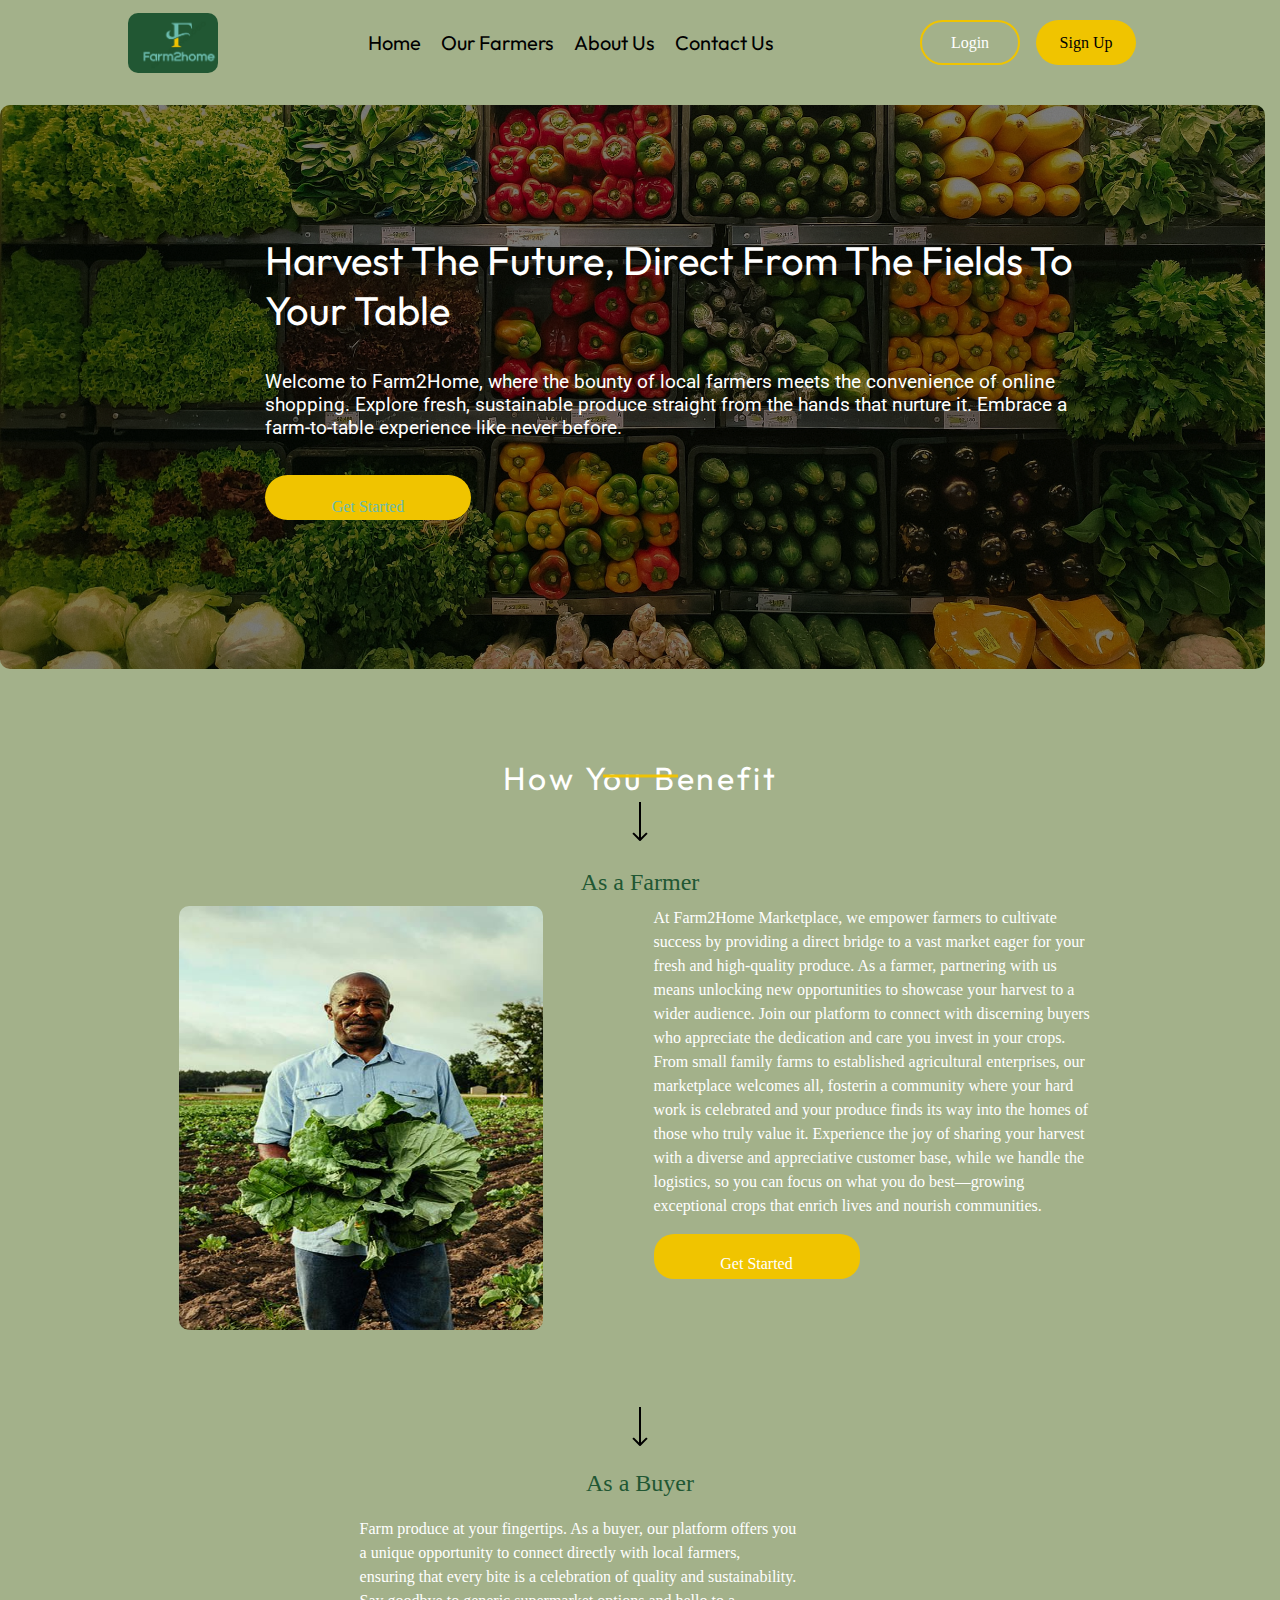
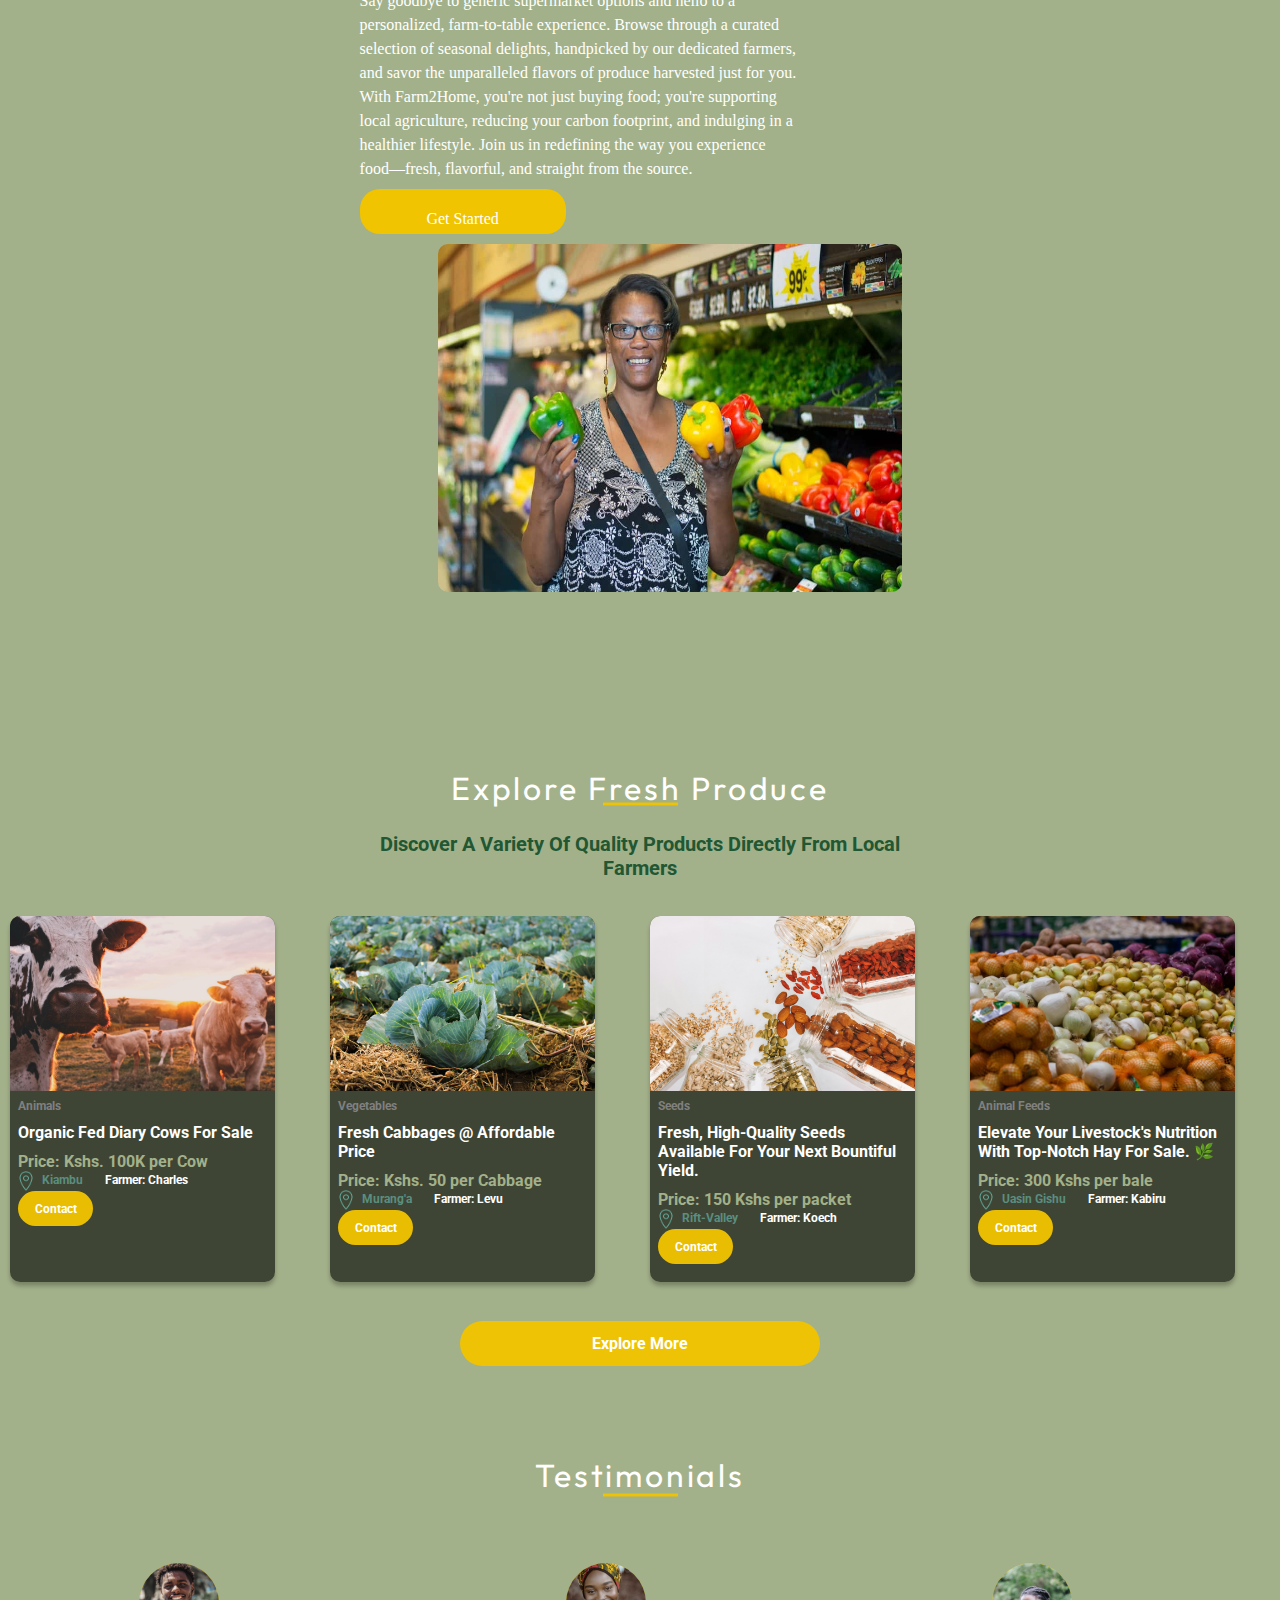
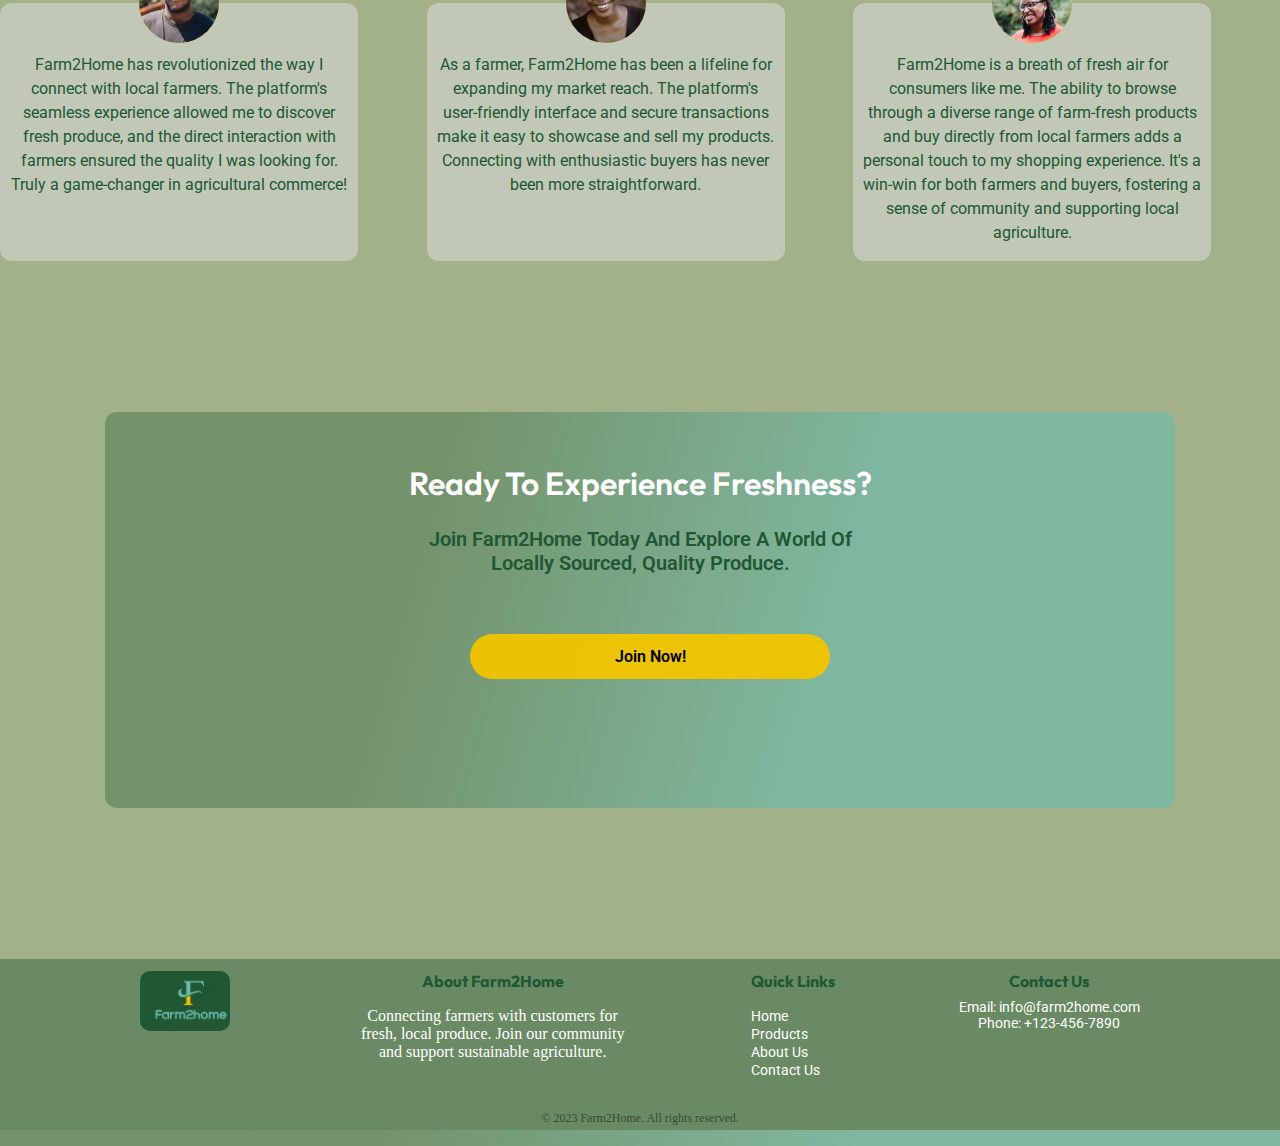
<file: index.html>
<!DOCTYPE html>
<html lang="en">
  <head>
    <meta charset="UTF-8" />
    <meta name="viewport" content="width=device-width, initial-scale=1.0" />
    <link
      href="https://cdn.jsdelivr.net/npm/bootstrap@5.3.2/dist/css/bootstrap.min.css"
      rel="stylesheet"
      integrity="sha384-T3c6CoIi6uLrA9TneNEoa7RxnatzjcDSCmG1MXxSR1GAsXEV/Dwwykc2MPK8M2HN"
      crossorigin="anonymous"
    />
    <link rel="stylesheet" href="static/styles/common.css" />
    <title>Farm2Home Marketplace</title>
  </head>
  <body class="body">
    <header class="container">
      <div class="logo"></div>
      <div class="menu">
        <ul>
          <li><a href="/home">Home</a></li>
          <li><a href="">Our Farmers</a></li>
          <li><a href="">About Us</a></li>
          <li><a href="">Contact Us</a></li>
        </ul>
      </div>
      <div class="login-signup">
        <a href="/login"><button class="login-btn">Login</button></a>
        <a href="/register"><button class="signup-btn">Sign Up</button></a>
      </div>
    </header>
    <section class="container">
      <div class="hero">
        <img src="static/assets/images/bg-jumbotron.jpg" alt="jumbotronimage" />
        <div class="jumbotron-text">
          <div class="intro-text">
            <p>
              <b>Harvest The Future, Direct From The Fields To Your Table</b>
            </p>
          </div>
          <div class="intro-explainer">
            <p>
              Welcome to Farm2Home, where the bounty of local farmers meets the
              convenience of online shopping. Explore fresh, sustainable produce
              straight from the hands that nurture it. Embrace a farm-to-table
              experience like never before.
            </p>
          </div>
          <div class="buy-sell">
            <a href="home.html">
              <div class="get_started">
                <p><b>Get Started</b></p>
              </div>
            </a>
          </div>
        </div>
      </div>
    </section>
    <section class="details container">
      <div class="you-benefit">
        <div class="benefitsintro">
          <p class="sub-title"><b>How You Benefit</b></p>
        </div>
        <svg
          xmlns="http://www.w3.org/2000/svg"
          width="75"
          height="4"
          viewBox="0 0 75 4"
          fill="none"
        >
          <path
            d="M0 2H75.0067"
            stroke="#F0C400"
            stroke-opacity="0.96"
            stroke-width="3"
          />
        </svg>
        <div class="arrow-down">
          <svg
            xmlns="http://www.w3.org/2000/svg"
            width="16"
            height="39"
            viewBox="0 0 16 39"
            fill="none"
          >
            <path
              d="M7.29289 38.7071C7.68342 39.0976 8.31658 39.0976 8.70711 38.7071L15.0711 32.3431C15.4616 31.9526 15.4616 31.3195 15.0711 30.9289C14.6805 30.5384 14.0474 30.5384 13.6569 30.9289L8 36.5858L2.34314 30.9289C1.95262 30.5384 1.31946 30.5384 0.928931 30.9289C0.538406 31.3195 0.538406 31.9526 0.928931 32.3431L7.29289 38.7071ZM7 -4.37114e-08L7 38L9 38L9 4.37114e-08L7 -4.37114e-08Z"
              fill="black"
            />
          </svg>
        </div>
      </div>
      <div class="farmerintro">
        <p><b>As a Farmer</b></p>
      </div>
      <div class="farmer container row">
        <div class="farmer-details">
          <div class="farmericon">
            <img src="static/assets/images/farmer.jpg" alt="farmericon" />
          </div>
          <div class="farmerblog">
            <p>
              At Farm2Home Marketplace, we empower farmers to cultivate success
              by providing a direct bridge to a vast market eager for your fresh
              and high-quality produce. As a farmer, partnering with us means
              unlocking new opportunities to showcase your harvest to a wider
              audience. Join our platform to connect with discerning buyers who
              appreciate the dedication and care you invest in your crops. From
              small family farms to established agricultural enterprises, our
              marketplace welcomes all, fosterin a community where your hard
              work is celebrated and your produce finds its way into the homes
              of those who truly value it. Experience the joy of sharing your
              harvest with a diverse and appreciative customer base, while we
              handle the logistics, so you can focus on what you do best—growing
              exceptional crops that enrich lives and nourish communities.
            </p>
            <div class="farmer-signup">
              <p><b>Get Started</b></p>
            </div>
          </div>
        </div>
      </div>
    </section>
    <section class="details2 container">
      <div class="asabuyer">
        <div class="arrow-down2">
          <svg
            xmlns="http://www.w3.org/2000/svg"
            width="16"
            height="39"
            viewBox="0 0 16 39"
            fill="none"
          >
            <path
              d="M7.29289 38.7071C7.68342 39.0976 8.31658 39.0976 8.70711 38.7071L15.0711 32.3431C15.4616 31.9526 15.4616 31.3195 15.0711 30.9289C14.6805 30.5384 14.0474 30.5384 13.6569 30.9289L8 36.5858L2.34314 30.9289C1.95262 30.5384 1.31946 30.5384 0.928931 30.9289C0.538406 31.3195 0.538406 31.9526 0.928931 32.3431L7.29289 38.7071ZM7 -4.37114e-08L7 38L9 38L9 4.37114e-08L7 -4.37114e-08Z"
              fill="black"
            />
          </svg>
        </div>
        <div class="buyerintro">
          <p><b>As a Buyer</b></p>
        </div>
      </div>
      <div class="buyerdetails farmer container">
        <div class="row">
          <div class="buyerblog col-6">
            <p>
              Farm produce at your fingertips. As a buyer, our platform offers
              you a unique opportunity to connect directly with local farmers,
              ensuring that every bite is a celebration of quality and
              sustainability. Say goodbye to generic supermarket options and
              hello to a personalized, farm-to-table experience. Browse through
              a curated selection of seasonal delights, handpicked by our
              dedicated farmers, and savor the unparalleled flavors of produce
              harvested just for you. With Farm2Home, you're not just buying
              food; you're supporting local agriculture, reducing your carbon
              footprint, and indulging in a healthier lifestyle. Join us in
              redefining the way you experience food—fresh, flavorful, and
              straight from the source.
            </p>
            <div class="buyer-signup">
              <p><b>Get Started</b></p>
            </div>
          </div>
          <div class="buyericon col-6">
            <img src="static/assets/images/buyerimage.jpg" alt="farmericon" />
          </div>
        </div>
      </div>
    </section>
    <section class="product-showcase container">
      <p class="sub-title explore-title"><b>Explore Fresh Produce</b></p>
      <svg
        class="underline"
        xmlns="http://www.w3.org/2000/svg"
        width="75"
        height="4"
        viewBox="0 0 75 4"
        fill="none"
      >
        <path
          d="M0 2H75.0067"
          stroke="#F0C400"
          stroke-opacity="0.96"
          stroke-width="3"
        />
      </svg>
      <div class="showcase-intro-text">
        <p>
          Discover a variety of quality products directly from local farmers
        </p>
      </div>
      <div class="product-card-grid">
        <div class="product-card card-one">
          <div class="product-card-img">
            <img
              src="static/assets/images/stijn-te-strake-UdhpcfImQ9Y-unsplash.jpg"
              alt=""
            />
          </div>
          <div class="product-card-text">
            <p class="category">Animals</p>
            <h4>Organic fed diary cows for sale</h4>
            <p class="price">Price: Kshs. 100K per Cow</p>
            <div class="farmer-location">
              <img
                src="static/assets/icons/icons8-location-50 (1).png"
                alt=""
              />
              <p class="location">Kiambu</p>
              <p class="farmer">Farmer: Charles</p>
            </div>
            <a href="pages/signup.html"
              ><button class="contact-farmer">Contact</button></a
            >
          </div>
        </div>
        <div class="product-card card-two">
          <div class="product-card-img">
            <img
            src="static/assets/images/arnaldo-aldana-HfH5yd70ox8-unsplash.jpg""
            />
          </div>
          <div class="product-card-text">
            <p class="category">Vegetables</p>
            <h4>Fresh Cabbages @ Affordable Price</h4>
            <p class="price">Price: Kshs. 50 per Cabbage</p>
            <div class="farmer-location">
              <img
                src="static/assets/icons/icons8-location-50 (1).png"
                alt=""
              />
              <p class="location">Murang'a</p>
              <p class="farmer">Farmer: Levu</p>
            </div>
            <a href="pages/signup.html"
              ><button class="contact-farmer">Contact</button></a
            >
          </div>
        </div>
        <div class="product-card card-three">
          <div class="product-card-img">
            <img src="static/assets/images/seeds-jumbotron.jpg" alt="" />
          </div>
          <div class="product-card-text">
            <p class="category">Seeds</p>
            <h4>
              Fresh, high-quality seeds available for your next bountiful yield.
            </h4>
            <p class="price">Price: 150 Kshs per packet</p>
            <div class="farmer-location">
              <img
                src="static/assets/icons/icons8-location-50 (1).png"
                alt=""
              />
              <p class="location">Rift-Valley</p>
              <p class="farmer">Farmer: Koech</p>
            </div>
            <a href="pages/signup.html"
              ><button class="contact-farmer">Contact</button></a
            >
          </div>
        </div>
        <div class="product-card card-card-four">
          <div class="product-card-img">
            <img src="static/assets/images/onions.jpg" alt="" />
          </div>
          <div class="product-card-text">
            <p class="category">Animal Feeds</p>
            <h4>
              Elevate your livestock's nutrition with top-notch hay for sale. 🌿
            </h4>
            <p class="price">Price: 300 Kshs per bale</p>
            <div class="farmer-location">
              <img
                src="static/assets/icons/icons8-location-50 (1).png"
                alt=""
              />
              <p class="location">Uasin Gishu</p>
              <p class="farmer">Farmer: Kabiru</p>
            </div>
            <a href="pages/signup.html"
              ><button class="contact-farmer">Contact</button></a
            >
          </div>
        </div>
      </div>
      <button class="explore-more-btn">explore more</button>
    </section>
    <section class="testimonials container">
      <div class="testimonials-intro">
        <p class="sub-title"><b>Testimonials</b></p>
        <svg
          class="underline"
          xmlns="http://www.w3.org/2000/svg"
          width="75"
          height="4"
          viewBox="0 0 75 4"
          fill="none"
        >
          <path
            d="M0 2H75.0067"
            stroke="#F0C400"
            stroke-opacity="0.96"
            stroke-width="3"
          />
        </svg>
        <div class="testimonials-grid">
          <div class="testimonial-item">
            <div class="testimonial-profile">
              <img src="static/assets/images/testimonial-face-2.jpg" alt="" />
            </div>
            <blockquote>
              Farm2Home has revolutionized the way I connect with local farmers.
              The platform's seamless experience allowed me to discover fresh
              produce, and the direct interaction with farmers ensured the
              quality I was looking for. Truly a game-changer in agricultural
              commerce!
            </blockquote>
          </div>
          <div class="testimonial-item">
            <div class="testimonial-profile">
              <img src="static/assets/images/testimonial-face-1.jpg" alt="" />
            </div>
            <blockquote>
              As a farmer, Farm2Home has been a lifeline for expanding my market
              reach. The platform's user-friendly interface and secure
              transactions make it easy to showcase and sell my products.
              Connecting with enthusiastic buyers has never been more
              straightforward.
            </blockquote>
          </div>
          <div class="testimonial-item">
            <div class="testimonial-profile">
              <img src="static/assets/images/testimonial-face-3.jpg" alt="" />
            </div>
            <blockquote>
              Farm2Home is a breath of fresh air for consumers like me. The
              ability to browse through a diverse range of farm-fresh products
              and buy directly from local farmers adds a personal touch to my
              shopping experience. It's a win-win for both farmers and buyers,
              fostering a sense of community and supporting local agriculture.
            </blockquote>
          </div>
        </div>
      </div>
      <div class="cta">
        <h2>Ready to experience freshness?</h2>
        <p>
          Join Farm2Home today and explore a world of <br />
          locally sourced, quality produce.
        </p>
        <a href="pages/signup.html"><button>join now!</button></a>
      </div>
    </section>
    <footer class="">
      <div class="footer-flex-container container">
        <div class="logo"></div>
        <div class="about-summary">
          <h4>About Farm2Home</h4>
          <p>
            Connecting farmers with customers for fresh, local produce. Join our
            community and support sustainable agriculture.
          </p>
        </div>
        <div class="footer-links">
          <h4>Quick Links</h4>
          <ul>
            <li><a href="">Home</a></li>
            <li><a href="">Products</a></li>
            <li><a href="">About Us</a></li>
            <li><a href="">Contact Us</a></li>
          </ul>
        </div>
        <div class="footer-contactUs">
          <h4>Contact Us</h4>
          <p>
            Email: info@farm2home.com <br />
            Phone: +123-456-7890
          </p>
        </div>
      </div>
      <p class="copyright">© 2023 Farm2Home. All rights reserved.</p>
    </footer>
    <div class="end-of-page-line"></div>
  </body>
</html>
</file>
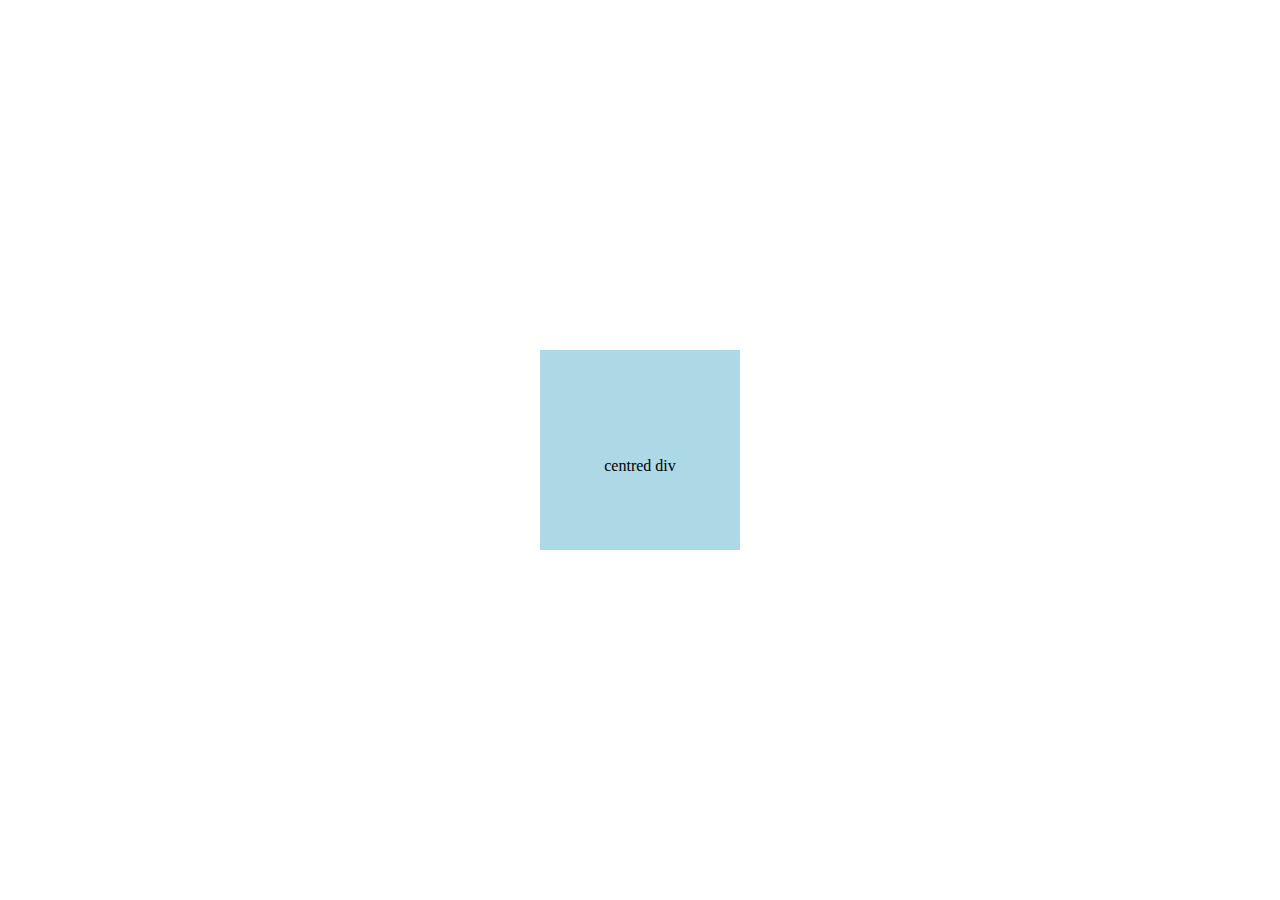
<file: test.html>
<!DOCTYPE html>
<html lang="en">
<head>
    <meta charset="UTF-8">
    <meta name="viewport" content="width=device-width, initial-scale=1.0">
    <title>Centered Div</title>
    <style>
        body {
            margin: 0;
            height: 100vh;
            display: flex;
            justify-content: center;
            align-items: center;
        }

        .centered-div {
            width: 200px;
            height: 200px;
            background-color: lightblue;
            text-align: center;
            line-height: 200px; /* For vertical centering */

        }
    </style>
</head>
<body>
    <div class="centered-div">
        <p>centred div</p>
    </div>
</body>
</html>
</file>
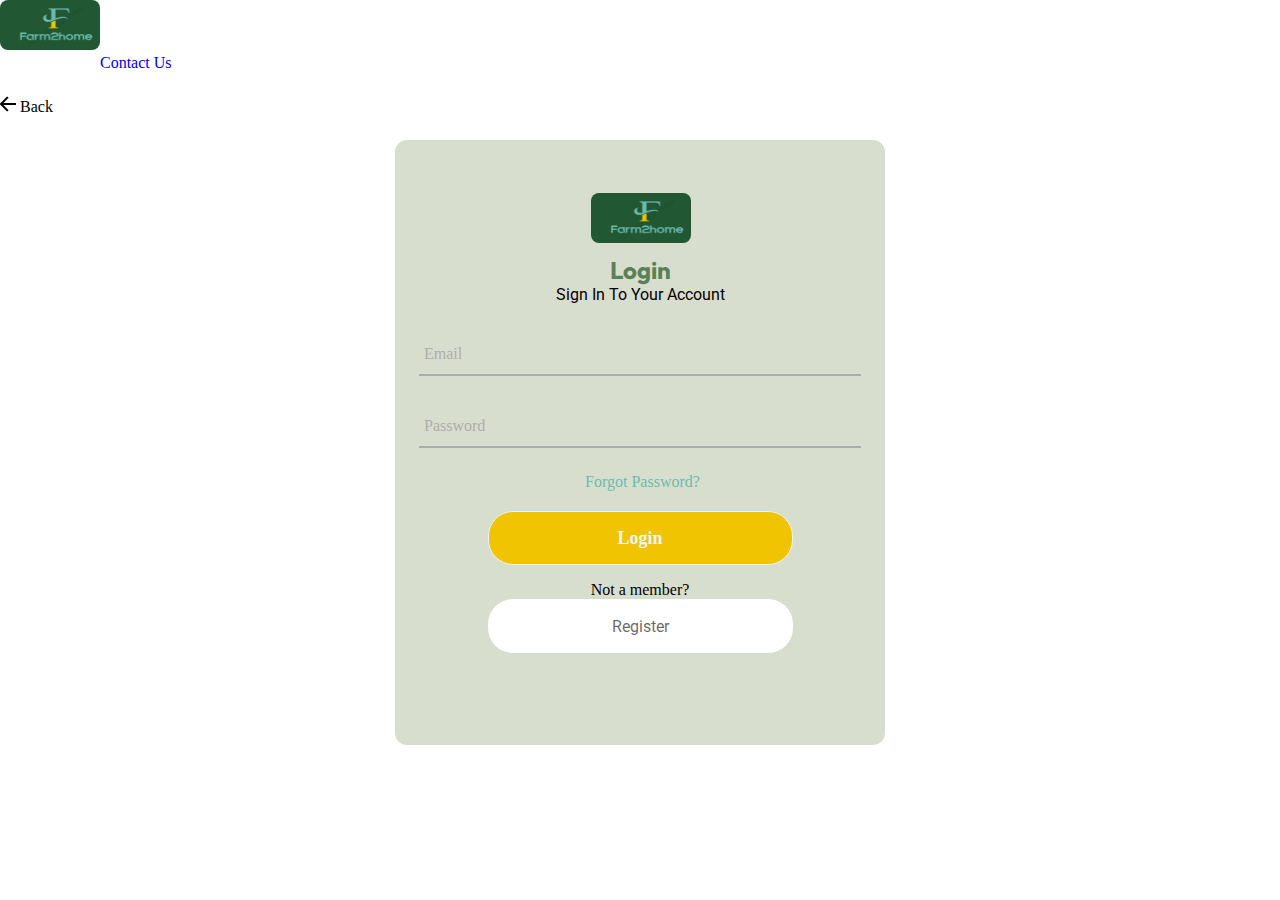
<file: pages/login.html>
<!DOCTYPE html>
<html lang="en">
  <head>
    <meta charset="UTF-8" />
    <meta name="viewport" content="width=device-width, initial-scale=1.0" />
    <link
      href="https://cdn.jsdelivr.net/npm/bootstrap@5.3.2/dist/css/bootstrap.min.css"
      rel="stylesheet"
      integrity="sha384-T3c6CoIi6uLrA9TneNEoa7RxnatzjcDSCmG1MXxSR1GAsXEV/Dwwykc2MPK8M2HN"
      crossorigin="anonymous"
    />
    <script src="https://ajax.googleapis.com/ajax/libs/jquery/3.7.1/jquery.min.js"></script>
    <script src="../static/scripts/index.js" defer></script>
    <link rel="stylesheet" href="../static/styles/login.css" />
    <title>Login</title>
  </head>
  <body>
    <header class="container">
      <nav class="navbar">
        <img src="../static/assets/images/logo.jpeg" alt="" />
        <p class="navbar-link"><a href="#">Contact Us</a></p>
      </nav>
    </header>
    <p class="container back-link">
      <a href="/home">
        <svg
          xmlns="http://www.w3.org/2000/svg"
          width="16"
          height="16"
          viewBox="0 0 16 16"
          fill="none"
        >
          <path
            d="M0.292892 7.29289C-0.0976315 7.68342 -0.0976315 8.31658 0.292892 8.70711L6.65685 15.0711C7.04738 15.4616 7.68054 15.4616 8.07107 15.0711C8.46159 14.6805 8.46159 14.0474 8.07107 13.6569L2.41421 8L8.07107 2.34315C8.46159 1.95262 8.46159 1.31946 8.07107 0.928932C7.68054 0.538408 7.04738 0.538408 6.65685 0.928932L0.292892 7.29289ZM16 7L0.999999 7V9L16 9V7Z"
            fill="black"
          />
        </svg>
        Back</a
      >
    </p>
    <section class="main-section container">
      <div class="login-modal">
        <div class="modal-title">
          <img src="../static/assets/images/logo.jpeg" alt="Farm2Home Logo" />
          <h1>Login</h1>
          <p class="title">Sign in to your account</p>
          <p class="login-error">Invalid Credentials</p>
          <form
            method="post"
            id="loginForm"
            enctype="application/x-www-form-urlencoded"
          >
            <div class="txt_field">
              <input type="text" id="email" name="username" required />
              <span></span>
              <label for="email">Email</label>
            </div>
            <div class="txt_field">
              <input type="password" id="password" name="password" required />
              <span></span>
              <label for="password">Password</label>
            </div>
            <div class="pass">Forgot Password?</div>
            <div class="form-footer">
              <button id="loginBtn" type="button">Login</button>
              <p class="signup_link">Not a member?</p>
            </div>
          </form>
          <div class="register">
            <a href="/register"
              ><button class="register-btn">Register</button></a
            >
          </div>
        </div>
      </div>
    </section>
  </body>
</html>
</file>
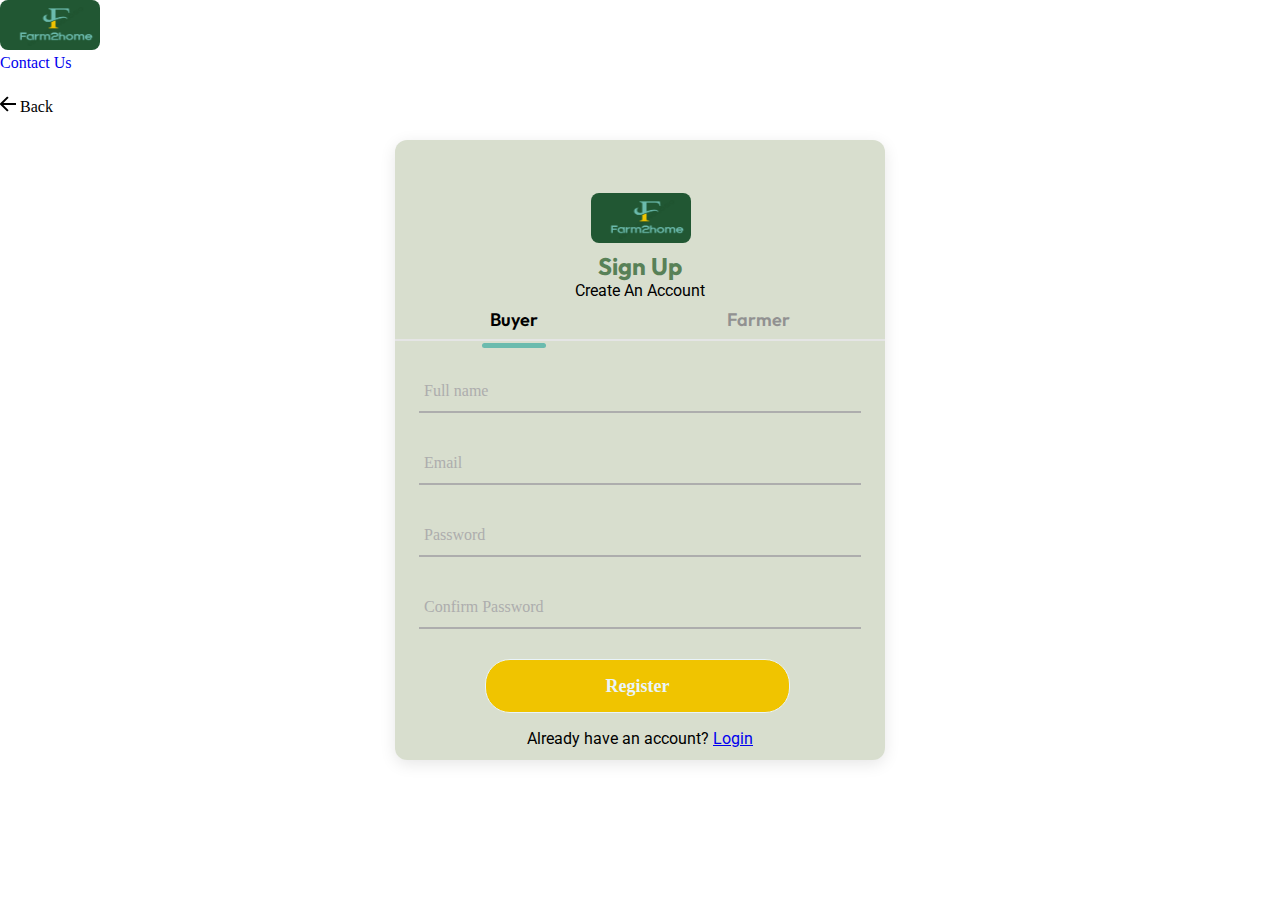
<file: pages/signup.html>
<!DOCTYPE html>
<html lang="en">
  <head>
    <meta charset="UTF-8" />
    <meta name="viewport" content="width=device-width, initial-scale=1.0" />
    <link
      href="https://cdn.jsdelivr.net/npm/bootstrap@5.3.2/dist/css/bootstrap.min.css"
      rel="stylesheet"
      integrity="sha384-T3c6CoIi6uLrA9TneNEoa7RxnatzjcDSCmG1MXxSR1GAsXEV/Dwwykc2MPK8M2HN"
      crossorigin="anonymous"
    />
    <link rel="stylesheet" href="../static/styles/signup.css" />
    <script src="https://ajax.googleapis.com/ajax/libs/jquery/3.7.1/jquery.min.js"></script>
    <script src="../static/scripts/index.js" defer></script>
    <title>Welcome! Sign Up</title>
  </head>
  <body>
    <header class="container">
      <nav class="navbar">
        <img src="../static/assets/images/logo.jpeg" alt="" />
        <p class="navbar-link"><a href="#">Contact Us</a></p>
      </nav>
    </header>
    <p class="container back-link">
      <a href="/home">
        <svg
          xmlns="http://www.w3.org/2000/svg"
          width="16"
          height="16"
          viewBox="0 0 16 16"
          fill="none"
        >
          <path
            d="M0.292892 7.29289C-0.0976315 7.68342 -0.0976315 8.31658 0.292892 8.70711L6.65685 15.0711C7.04738 15.4616 7.68054 15.4616 8.07107 15.0711C8.46159 14.6805 8.46159 14.0474 8.07107 13.6569L2.41421 8L8.07107 2.34315C8.46159 1.95262 8.46159 1.31946 8.07107 0.928932C7.68054 0.538408 7.04738 0.538408 6.65685 0.928932L0.292892 7.29289ZM16 7L0.999999 7V9L16 9V7Z"
            fill="black"
          />
        </svg>
        Back</a
      >
    </p>
    <section class="main-section container">
      <div class="signup-modal">
        <div class="modal-title">
          <img src="../static/assets/images/logo.jpeg" alt="Farm2Home Logo" />

          <h1>Sign Up</h1>
          <p>Create an account</p>
        </div>

        <div class="tab_box">
          <button class="tab_btn active">Buyer</button>
          <button class="tab_btn tab_btn-farmer">Farmer</button>
          <div class="line"></div>
        </div>
        <div class="form_content">
          <div class="form_customer form active">
            <form
              id="customer-form"
              action=""
              method="post"
              enctype="application/x-www-form-urlencoded"
            >
              <div class="txt_field">
                <input type="text" id="buyerFullName" name="name" required />
                <span></span>
                <label for="buyerFullName">Full name</label>
              </div>
              <div class="txt_field">
                <input type="text" id="buyerEmail" name="email" required />
                <span></span>
                <label for="buyerEmail">Email</label>
              </div>
              <div class="txt_field">
                <input
                  type="password"
                  id="buyerPassword"
                  name="password"
                  required
                />
                <span></span>
                <label for="buyerPassword">Password</label>
              </div>
              <div class="txt_field">
                <input type="password" id="buyerConfirmPassword" required />
                <span></span>
                <label for="buyerConfirmPassword">Confirm Password</label>
              </div>
              <p class="password-error">Password does not match!</p>

              <button
                type="button"
                class="submit-form"
                value="Register"
                onclick="submitRegisterForm('customer')"
              >
                Register
              </button>
            </form>
            <p class="login_link">
              Already have an account? <a href="/login">Login</a>
            </p>
          </div>
          <div class="form_farmer form">
            <form
              id="farmer-form"
              action=""
              method="post"
              enctype="application/x-www-form-urlencoded"
            >
              <div class="txt_field">
                <input type="text" id="fullName" name="name" required />
                <span></span>
                <label for="fullName">Full name</label>
              </div>
              <div class="txt_field">
                <input type="text" id="email" name="email" required />
                <span></span>
                <label for="email">Email</label>
              </div>
              <div class="txt_field">
                <input type="text" id="phoneNumber" name="phone" required />
                <span></span>
                <label for="phoneNumber">Phone</label>
              </div>
              <div class="txt_field">
                <input type="text" id="location" name="location" required />
                <span></span>
                <label for="location">Location</label>
              </div>
              <div class="txt_field">
                <input type="password" id="password" name="password" required />
                <span></span>
                <label for="password">Password</label>
              </div>
              <div class="txt_field">
                <input type="password" id="confirmPassword" required />
                <span></span>
                <label for="confirmPassword">Confirm Password</label>
              </div>
              <p class="password-error">Password does not match!</p>
              <button
                type="button"
                class="submit-form"
                value="Register"
                onclick="submitRegisterForm('farmer')"
              >
                Register
              </button>
            </form>
            <p class="login_link">
              Already have an account? <a href="/login">Login</a>
            </p>
          </div>
        </div>
      </div>
    </section>
  </body>
</html>
</file>
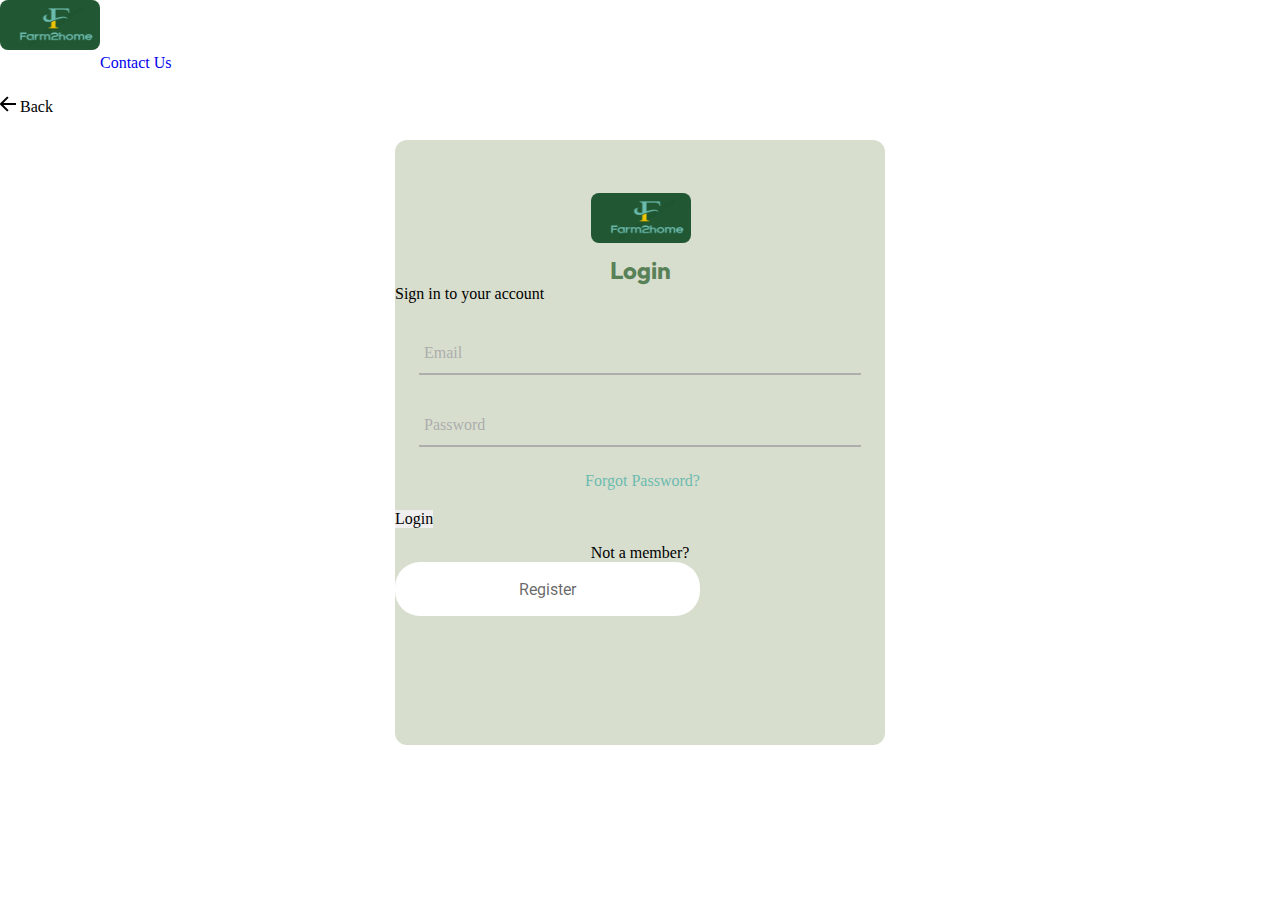
<file: static/pages/login.html>
<!DOCTYPE html>
<html lang="en">
  <head>
    <meta charset="UTF-8" />
    <meta name="viewport" content="width=device-width, initial-scale=1.0" />
    <link
      href="https://cdn.jsdelivr.net/npm/bootstrap@5.3.2/dist/css/bootstrap.min.css"
      rel="stylesheet"
      integrity="sha384-T3c6CoIi6uLrA9TneNEoa7RxnatzjcDSCmG1MXxSR1GAsXEV/Dwwykc2MPK8M2HN"
      crossorigin="anonymous"
    />
    <link rel="stylesheet" href="../styles/login.css" />
    <title>Login</title>
  </head>
  <body>
    <header class="container">
      <nav class="navbar">
        <img src="../assets/images/logo.jpeg" alt="" />
        <p class="navbar-link"><a href="#">Contact Us</a></p>
      </nav>
    </header>
    <p class="container back-link">
      <a href="home.html">
        <svg
          xmlns="http://www.w3.org/2000/svg"
          width="16"
          height="16"
          viewBox="0 0 16 16"
          fill="none"
        >
          <path
            d="M0.292892 7.29289C-0.0976315 7.68342 -0.0976315 8.31658 0.292892 8.70711L6.65685 15.0711C7.04738 15.4616 7.68054 15.4616 8.07107 15.0711C8.46159 14.6805 8.46159 14.0474 8.07107 13.6569L2.41421 8L8.07107 2.34315C8.46159 1.95262 8.46159 1.31946 8.07107 0.928932C7.68054 0.538408 7.04738 0.538408 6.65685 0.928932L0.292892 7.29289ZM16 7L0.999999 7V9L16 9V7Z"
            fill="black"
          />
        </svg>
        Back</a
      >
    </p>
    <section class="main-section container">
      <div class="login-modal">
        <div class="modal-title">
          <img src="../assets/images/logo.jpeg" alt="Farm2Home Logo" />
          <h1>Login</h1>
          <p>Sign in to your account</p>
          <form action="" method="post">
            <div class="txt_field">
              <input type="text" required />
              <span></span>
              <label>Email</label>
            </div>
            <div class="txt_field">
              <input type="password" required />
              <span></span>
              <label>Password</label>
            </div>
            <div class="pass">Forgot Password?</div>
            <input type="submit" value="Login" />
            <p class="signup_link">Not a member?</p>
          </form>
          <a href="signup.html"
            ><button class="register-btn">Register</button></a
          >
        </div>
      </div>
    </section>
  </body>
</html>
</file>
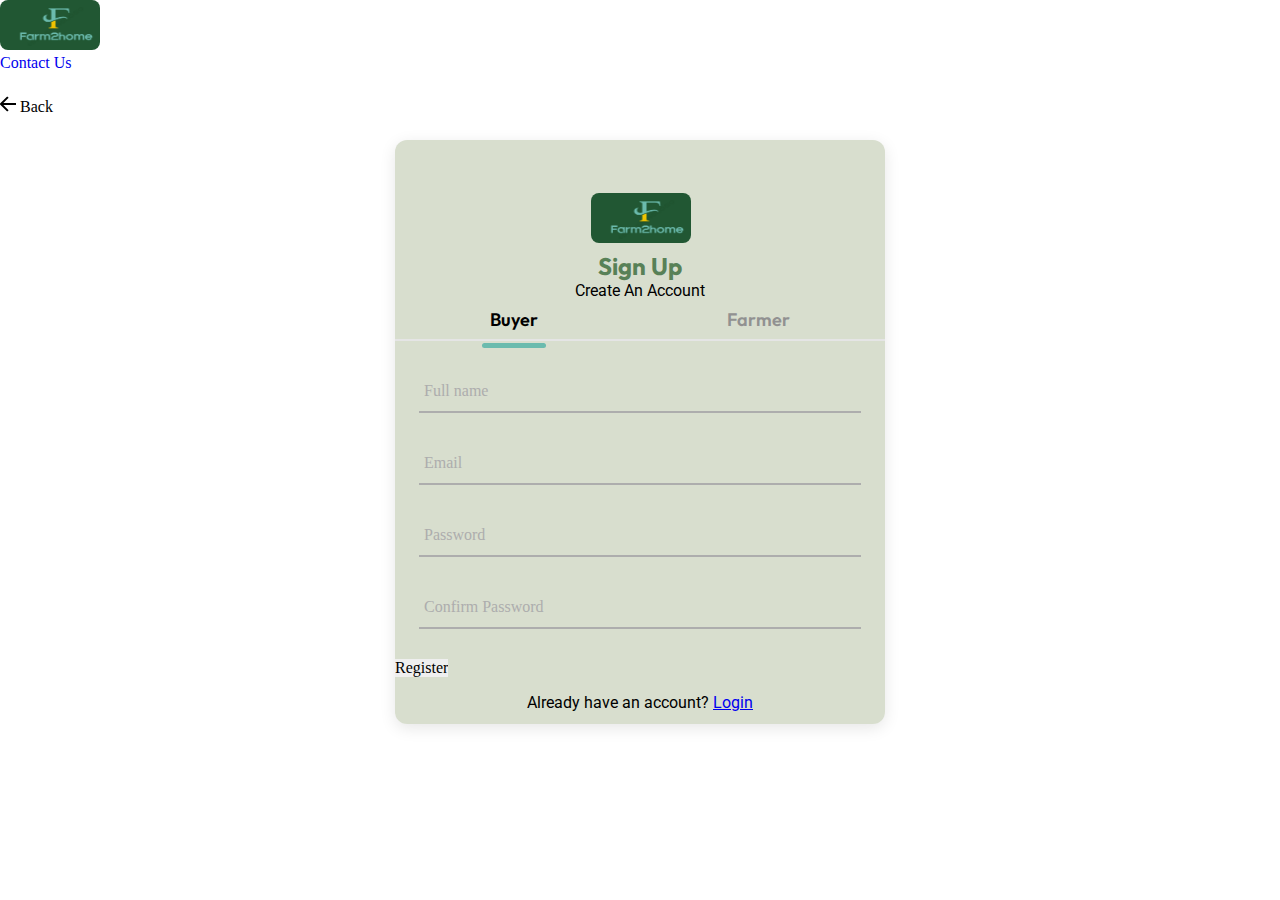
<file: static/pages/signup.html>
<!DOCTYPE html>
<html lang="en">
  <head>
    <meta charset="UTF-8" />
    <meta name="viewport" content="width=device-width, initial-scale=1.0" />
    <link
      href="https://cdn.jsdelivr.net/npm/bootstrap@5.3.2/dist/css/bootstrap.min.css"
      rel="stylesheet"
      integrity="sha384-T3c6CoIi6uLrA9TneNEoa7RxnatzjcDSCmG1MXxSR1GAsXEV/Dwwykc2MPK8M2HN"
      crossorigin="anonymous"
    />
    <link rel="stylesheet" href="../styles/signup.css" />
    <script src="../scripts/index.js" defer></script>
    <title>Welcome! Sign Up</title>
  </head>
  <body>
    <header class="container">
      <nav class="navbar">
        <img src="../assets/images/logo.jpeg" alt="" />
        <p class="navbar-link"><a href="#">Contact Us</a></p>
      </nav>
    </header>
    <p class="container back-link">
      <a href="../../home.html">
        <svg
          xmlns="http://www.w3.org/2000/svg"
          width="16"
          height="16"
          viewBox="0 0 16 16"
          fill="none"
        >
          <path
            d="M0.292892 7.29289C-0.0976315 7.68342 -0.0976315 8.31658 0.292892 8.70711L6.65685 15.0711C7.04738 15.4616 7.68054 15.4616 8.07107 15.0711C8.46159 14.6805 8.46159 14.0474 8.07107 13.6569L2.41421 8L8.07107 2.34315C8.46159 1.95262 8.46159 1.31946 8.07107 0.928932C7.68054 0.538408 7.04738 0.538408 6.65685 0.928932L0.292892 7.29289ZM16 7L0.999999 7V9L16 9V7Z"
            fill="black"
          />
        </svg>
        Back</a
      >
    </p>
    <section class="main-section container">
      <div class="signup-modal">
        <div class="modal-title">
          <img src="../assets/images/logo.jpeg" alt="Farm2Home Logo" />

          <h1>Sign Up</h1>
          <p>Create an account</p>
        </div>

        <div class="tab_box">
          <button class="tab_btn active">Buyer</button>
          <button class="tab_btn tab_btn-farmer">Farmer</button>
          <div class="line"></div>
        </div>
        <div class="form_content">
          <div class="form_customer form active">
            <form
              action=""
              method="post"
              enctype="application/x-www-form-urlencoded"
            >
              <div class="txt_field">
                <input type="text" required />
                <span></span>
                <label>Full name</label>
              </div>
              <div class="txt_field">
                <input type="text" required />
                <span></span>
                <label>Email</label>
              </div>
              <div class="txt_field">
                <input type="password" required />
                <span></span>
                <label>Password</label>
              </div>
              <div class="txt_field">
                <input type="text" required />
                <span></span>
                <label>Confirm Password</label>
              </div>
              <input type="submit" value="Register" />
            </form>
            <p class="login_link">
              Already have an account? <a href="login.html">Login</a>
            </p>
          </div>
          <div class="form_farmer form">
            <form
              action=""
              method="post"
              enctype="application/x-www-form-urlencoded"
            >
              <div class="txt_field">
                <input type="text" required />
                <span></span>
                <label>Full name</label>
              </div>
              <div class="txt_field">
                <input type="text" required />
                <span></span>
                <label>Email</label>
              </div>
              <div class="txt_field">
                <input type="text" required />
                <span></span>
                <label>Phone</label>
              </div>
              <div class="txt_field">
                <input type="text" required />
                <span></span>
                <label>Location</label>
              </div>
              <div class="txt_field">
                <input type="password" required />
                <span></span>
                <label>Password</label>
              </div>
              <div class="txt_field">
                <input type="text" required />
                <span></span>
                <label>Confirm Password</label>
              </div>
              <input type="submit" value="Register" />
            </form>
            <p class="login_link">
              Already have an account? <a href="login.html">Login</a>
            </p>
          </div>
        </div>
      </div>
    </section>
  </body>
</html>
</file>
<file: static/styles/common.css>
@import url('https://fonts.googleapis.com/css2?family=Outfit:wght@400;600;700&display=swap');
@import url('https://fonts.googleapis.com/css2?family=Outfit:wght@400;600;700&family=Roboto&display=swap');

* {
  margin: 0;
  padding: 0;
  border: 0;
  box-sizing: border-box;
  font-size: 100%;
  font: inherit;
  vertical-align: baseline;
  list-style: none;
}

:root {
  --font: 'Outfit', sans-serif;
  --secondary-font: 'Roboto', sans-serif;
  --background-color: #a3b18a;
  --call-to-action: #f0c400;
}

.body {
  background-color: var(--background-color);
}
header {
  display: flex;
  align-items: center;
  justify-content: space-between;
  width: 80%;
  margin-left: auto;
  margin-right: auto;
}

.logo {
  width: 90px;
  height: 10px;
  background-position: center;
  background-size: cover;
  padding: 30px;
  border-radius: 10px;
  background-image: url('../assets/images/logo.jpeg');
  background-repeat: no-repeat;
  margin-right: 4px;
}
.menu ul {
  display: flex;
  justify-content: space-between;
  list-style: none;
  margin-top: 30px;
  margin-bottom: 30px;
  align-items: center;
}
.menu ul li {
  margin-right: 20px;
  color: #000000;
  font-size: 20px;
  font-family: var(--font);
}
.menu ul li a {
  text-decoration: none;
  color: #000000;
}

.menu ul li a:hover {
  color: #f0c400;
  transition: all 0.3s ease-in-out;
}

.menu ul li:last-child {
  margin-right: 0;
}

.login-signup {
  display: flex;
  justify-content: space-between;
  margin-right: 16px;
}

.login-btn {
  border: 2px solid var(--call-to-action);
  background-color: var(--background-color);
  color: white;
  margin-right: 16px;
  border-radius: 24px;
  padding: 12px;
  width: 100px;
  height: 45px;
  text-align: center;
}

.signup-btn {
  background-color: var(--call-to-action);
  border-radius: 24px;
  padding: 12px;
  width: 100px;
  height: 45px;
  text-align: center;
}

.jumbotron {
  display: flex;
  align-items: center;
  position: relative;

  width: 80%;
  margin-left: auto;
  margin-right: auto;
}
.hero {
  width: 100%;
  display: flex;
  justify-content: center;
  align-items: center;
}
.hero img {
  width: 100%;
  margin-top: 20px;
  height: 564px;

  margin-right: 15px;
  border-radius: 10px;
  object-fit: cover;
  background-repeat: no-repeat;
  filter: brightness(50%);
}
.jumbotron-text {
  position: absolute;
  display: flex;
  flex-direction: column;
  justify-content: center;
  align-items: center;
  margin-left: 60px;
}
.intro-text p {
  font-size: 40px;
  width: 810px;
  height: 100px;
  color: white;
  font-family: var(--font);
  margin-bottom: 5px;
}
.intro-explainer p {
  margin-top: 30px;
  color: white;
  font-size: 120%;
  margin-bottom: 5px;
  width: 810px;
  height: 100px;
  font-family: var(--secondary-font);
}
.buy-sell {
  align-self: flex-start;
  margin-top: auto;
  margin-left: 0px;
}

.buy-sell a {
  text-decoration: none;
}
.get_started {
  width: 206px;
  height: 45px;
  background-color: #f0c400;
  top: 420px;
  left: 350px;
  border-radius: 24px;
  display: flex;
  align-items: center;
  justify-content: center;
}

.get_started p {
  color: #6bbbae;
  margin-top: 20px;
}

.get_started p:hover {
  cursor: pointer;
  color: #215733;
  transition: all 0.3s ease-in-out;
}

.sell p {
  color: #6bbbae;
}
.details {
  display: flex;
  flex-direction: column;
  align-items: center;
  width: 80%;
  margin-left: auto;
  margin-right: auto;
}
.you-benefit {
  display: flex;
  flex-direction: column;
  align-items: center;
}

.benefitsintro {
  height: fit-content;
  margin-bottom: -24px;
}

.sub-title {
  font-size: 32px;
  color: white;
  margin-top: 88.62px;
  font-family: var(--font);
  letter-spacing: 2.8px;
  text-align: center;
}

.arrow-down {
  margin-top: 24px;
}

.farmer {
  display: flex;
  flex-direction: column;
  align-items: center;
}

.farmerintro p {
  font-size: 24px;
  color: #215733;
  margin-bottom: 10px;
  margin-top: 24px;
}

.farmer-details {
  display: flex;
  justify-content: space-evenly;
}

.farmericon {
  background-repeat: no-repeat;
  background-size: cover;
  width: 455px;
  height: 531px;
  margin-right: 20px;
  flex-shrink: 0;
}
.farmericon img {
  border-radius: 10px;
  width: 80%;
  height: 80%;
}
.farmerblog {
  display: flex;
  flex-direction: column;
  width: 448px;
}
.farmerblog p {
  font-size: 16px;
  line-height: 24px;
  color: white;
}
.farmer-signup {
  display: flex;
  justify-content: center;
  align-items: center;
  width: 206px;
  height: 45px;
  background-color: #f0c400;
  border-radius: 20px;
  margin-top: 16px;
}

.farmer-signup p {
  text-align: center;
  margin-top: 16px;
}

.farmer-signup:hover {
  cursor: pointer;
  transition: all 0.3s ease-in-out;
}

.farmer-signup:hover p {
  color: #215733;
  transition: all 0.3s ease-in-out;
}

.details2 {
  display: flex;
  flex-direction: column;
  align-items: center;
  justify-content: center;
  width: 80%;
  margin-left: auto;
  margin-right: auto;
  margin-top: -30px;
}
.buyerintro p {
  font-size: 24px;
  color: #215733;
  margin-bottom: 10px;
  margin-top: 24px;
}
.arrow-down2 {
  display: flex;
  justify-content: center;
}

.buyerdetails {
  display: flex;
  justify-content: space-between;
}
.buyerblog {
  display: flex;
  flex-direction: column;
  margin: 10px;
  width: 438px;
  margin-right: 60px;
}
.buyerblog p {
  font-size: 16px;
  line-height: 24px;
  color: white;
}
.buyericon {
  background-repeat: no-repeat;
  background-size: cover;
  width: 580.808px;
  height: 436px;
  flex-shrink: 0;
}
.buyericon img {
  border-radius: 10px;
  width: 80%;
  height: 80%;
  margin-left: 88px;
}
.buyer-signup {
  display: flex;
  justify-content: center;
  align-items: center;
  width: 206px;
  height: 45px;
  background-color: #f0c400;
  border-radius: 20px;
  margin-top: 8px;
}

.buyer-signup p {
  text-align: center;
  margin-top: 16px;
}

.buyer-signup:hover p {
  cursor: pointer;
  color: #215733;
  transition: all 0.3s ease-in-out;
}

/* EXPLORE SECTION STYLES 
----------------------------------------*/
.explore-title {
  margin-bottom: -8px;
}

.underline {
  text-align: center;
  display: flex;
  margin: 2px auto;
}

.showcase-intro-text {
  width: 568px;
  margin: 26px auto;
}

.showcase-intro-text p {
  color: #215733;
  text-align: center;
  font-family: Roboto;
  font-size: 20px;
  font-style: normal;
  font-weight: 700;
  line-height: normal;
  text-transform: capitalize;
  text-align: center;
}

.product-card-grid {
  display: grid;
  grid-template-columns: repeat(4, 1fr);
}

.product-card {
  width: 265px;
  height: 366px;
  background-color: #0000009c;
  border-radius: 10px;
  margin: 10px;
  box-shadow: 0px 4px 4px rgba(0, 0, 0, 0.25);
}

.product-card-img img {
  width: 265px;
  height: 175px;
  object-fit: cover;
  border-top-right-radius: 10px;
  border-top-left-radius: 10px;
}

.product-card-text .category {
  color: grey;
  font-family: 'Roboto', sans-serif;
  font-size: 12px;
  font-style: normal;
  font-weight: 700;
  line-height: normal;
  text-transform: capitalize;
  margin-top: 4px;
  padding-left: 8px;
}

.product-card-text h4 {
  color: white;
  font-family: 'Roboto', sans-serif;
  font-size: 16px;
  font-style: normal;
  font-weight: 700;
  line-height: normal;
  text-transform: capitalize;
  margin-top: 10px;
  padding-left: 8px;
}

.product-card-text .price {
  color: #a3b18a;
  font-family: 'Roboto', sans-serif;
  font-size: 16px;
  font-style: normal;
  font-weight: 700;
  line-height: normal;
  margin-top: 10px;
  padding-left: 8px;
}

.farmer-location {
  display: flex;
  height: fit-content;
}

.farmer-location img {
  width: 20px;
  height: 20px;
  margin-left: 6px;
}
.farmer-location p {
  font-family: 'Roboto', sans-serif;
  font-size: 12px;
  font-style: normal;
  font-weight: 700;
  color: white;
  margin-top: 2px;
  margin-left: 6px;
}

.farmer-location .location {
  color: rgba(107, 187, 174, 0.63);
}

.farmer-location .farmer {
  font-size: 12px;

  font-style: normal;
  color: white;
  padding-left: 16px;
}

button.contact-farmer {
  width: 75px;
  height: 35px;
  background: rgba(240, 196, 0, 0.96);
  border-radius: 20px;
  margin-left: 8px;
  margin-bottom: 10px;
  border: none;
  color: white;
  font-family: 'Roboto', sans-serif;
  font-size: 12px;
  font-style: normal;
  font-weight: 700;
  line-height: normal;
  text-transform: capitalize;
}

button.contact-farmer:hover {
  transition: all 0.3s ease-in-out;
  cursor: pointer;
  color: #215733;
}

.explore-more-btn {
  display: flex;
  width: 360px;
  padding: 13px 59px;
  justify-content: center;
  align-items: center;
  border-radius: 24px;
  background: rgba(240, 196, 0, 0.96);
  text-transform: capitalize;
  font-family: Roboto;
  font-weight: bold;
  margin: 29px auto;
  color: white;
}

.explore-more-btn:hover {
  cursor: pointer;
  color: #215733;
  transition: all 0.3s ease-in-out;
}

/* TESTIMONIALS STYLES */

.testimonials-intro .sub-title {
  margin-bottom: -4px;
}

.testimonials-grid {
  display: grid;
  grid-template-columns: repeat(3, 1fr);
  margin-top: 106px;
}

.testimonial-item {
  position: relative;
  width: 358px;
  height: 258px;
  border-radius: 12px;
  background: #d9d9d98f;
}

.testimonial-profile {
  position: absolute;
  width: 80px;
  height: 80px;
  left: 139px;
  top: -40px;
  border-radius: 50%;
  background: #f0c400;
}

.testimonial-profile img {
  width: 100%;
  height: 100%;
  border-radius: 50%;
  object-fit: cover;
}

.testimonial-item blockquote {
  width: 100%;
  height: 100%;
  margin-top: 40px;
  padding: 10px;
  font-family: 'Roboto', sans-serif;
  font-size: 16px;
  font-style: normal;
  font-weight: 400;
  line-height: 24px;
  text-align: center;
  color: #215733;
}

/* CTA STYLES */

.cta {
  width: 1070px;
  height: 396px;
  border-radius: 12px;
  background: linear-gradient(
    106deg,
    rgba(88, 129, 87, 0.63) 29.5%,
    rgba(107, 187, 174, 0.63) 67.85%
  );
  margin: 150.87px auto;
}

.cta h2 {
  color: #fff;
  font-family: 'Outfit', sans-serif;
  font-size: 32px;
  font-style: normal;
  font-weight: 600;
  line-height: normal;
  text-transform: capitalize;
  text-align: center;
  padding-top: 51px;
}

.cta p {
  color: #215733;
  text-align: center;
  font-family: 'Roboto', sans-serif;
  font-size: 20px;
  font-style: normal;
  font-weight: 600;
  line-height: normal;
  text-transform: capitalize;
  padding-top: 24px;
}

.cta button {
  width: 360px;
  padding: 13px 59px;
  margin: 59px 365px 0;
  border-radius: 24px;
  background: rgba(240, 196, 0, 0.96);
  text-transform: capitalize;
  font-weight: 600;
  font-family: 'Roboto', sans-serif;
}

.cta button:hover {
  cursor: pointer;
  color: #fff;
  transition: all 0.3s ease-in-out;
}

/* FOOOTER STYELS */

footer {
  background-color: #2157336e;
}

.footer-flex-container {
  display: flex;
  justify-content: space-between;
  width: 80%;
  margin-left: auto;
  margin-right: auto;
  margin-bottom: 20px;
  padding: 12px;
}

.footer-logo img {
  width: 80px;
  height: 80px;
  object-fit: cover;
}

.about-summary {
  width: 270px;
}

.about-summary h4 {
  font-family: 'Outfit', sans-serif;
  font-size: 16px;
  font-style: normal;
  font-weight: 700;
  line-height: normal;
  text-transform: capitalize;
  color: #215733;
  margin-bottom: 16px;
  text-align: center;
}

.about-summary p {
  text-align: center;
  color: white;
}

.footer-links h4 {
  font-family: 'Outfit', sans-serif;
  font-size: 16px;
  font-style: normal;
  font-weight: 700;
  line-height: normal;
  text-transform: capitalize;
  color: #215733;
  margin-bottom: 16px;
  text-align: center;
}

.footer-links a {
  font-family: 'Roboto', sans-serif;
  font-size: 14px;
  font-style: normal;
  font-weight: 400;
  line-height: normal;
  text-transform: capitalize;
  color: white;
  margin-bottom: 8px;
  text-decoration: none;
  text-align: center;
}

.footer-links a:hover {
  color: #f0c400;
  transition: all 0.3s ease-in-out;
}

.footer-contactUs h4 {
  font-family: 'Outfit', sans-serif;
  font-size: 16px;
  font-style: normal;
  font-weight: 700;
  line-height: normal;
  text-transform: capitalize;
  color: #215733;
  margin-bottom: 8px;
  text-align: center;
}

.footer-contactUs p {
  font-family: 'Roboto', sans-serif;
  font-size: 14px;
  font-style: normal;
  font-weight: 400;
  line-height: normal;
  color: white;
  margin-bottom: 8px;
  text-align: center;
}

.end-of-page-line {
  width: 100%;
  height: 16px;
  background: linear-gradient(
    106deg,
    rgba(88, 129, 87, 0.63) 29.3%,
    rgba(107, 187, 174, 0.63) 67.38%
  );
}
.copyright {
  color: rgba(0, 0, 0, 0.5);
  font-family: Inter;
  font-size: 12px;
  font-style: normal;
  font-weight: 400;
  line-height: normal;
  text-align: center;
  margin-bottom: 0;
  padding-bottom: 4px;
}
</file>
<file: static/styles/login.css>
@import url('https://fonts.googleapis.com/css2?family=Outfit:wght@400;600;700&display=swap');
@import url('https://fonts.googleapis.com/css2?family=Outfit:wght@400;600;700&family=Roboto&display=swap');
* {
  margin: 0;
  padding: 0;
  border: 0;
  box-sizing: border-box;
  font-size: 100%;
  font: inherit;
  vertical-align: baseline;
  list-style: none;
}

:root {
  --call-to-action: #f0c400;
}

.navbar img {
  width: 100px;
  height: 50px;
  border-radius: 8px;
}

.navbar-link a {
  text-decoration: none;
  margin-right: 0;
  margin-left: 100px;
  font: 'Roboto', sans-serif;
}

.navbar-link a:hover {
  color: var(--call-to-action);
}

.back-link {
  margin-top: 24px;
  margin-bottom: 24px;
}

.back-link a {
  text-decoration: none;
  color: black;
  font: 'Roboto', sans-serif;
  font-weight: 500;
}

.login-modal {
  min-width: 390;
  height: 605px;
  background: rgba(163, 177, 138, 0.42);
  margin: 0 auto;
  border-radius: 12px;
}

.modal-title img {
  width: 100px;
  height: 50px;
  border-radius: 8px;
  margin: 53px 50% 8px 40%;
}

h1 {
  text-align: center;
  color: #588157;
  font-family: Outfit;
  font-size: 24px;
  font-style: normal;
  font-weight: 700;
  line-height: normal;
  text-transform: capitalize;
}

.modal-title .title {
  color: #000;
  font-family: Roboto;
  font-size: 16px;
  font-style: normal;
  font-weight: 400;
  line-height: normal;
  text-transform: capitalize;
  text-align: center;
}

.login-error {
  color: red;
  font-family: Roboto;
  font-size: 14px;
  font-style: normal;
  font-weight: 400;
  line-height: normal;
  text-transform: capitalize;
  text-align: center;
  display: none;
}

form .txt_field {
  position: relative;
  border-bottom: 2px solid #adadad;
  margin: 30px 24px;
}
.txt_field input {
  width: 100%;
  padding: 0 5px;
  height: 40px;
  font-size: 16px;
  border: none;
  background: none;
  outline: none;
  font-family: Roboto;
}
.txt_field label {
  position: absolute;
  top: 50%;
  left: 5px;
  color: #adadad;
  transform: translateY(-50%);
  font-size: 16px;
  pointer-events: none;
  transition: 0.5s;
}
.txt_field span::before {
  content: '';
  position: absolute;
  top: 40px;
  left: 0;
  width: 0%;
  height: 2px;
  background: #6bbbae;
  transition: 0.5s;
}
.txt_field input:focus ~ label,
.txt_field input:valid ~ label {
  top: -5px;
  color: #6bbbae;
}
.txt_field input:focus ~ span::before,
.txt_field input:valid ~ span::before {
  width: 100%;
}

.txt_field input.error {
  border-bottom: 2px solid red;
}

.pass {
  margin: -5px 0 20px 5px;
  color: #6bbbae;
  cursor: pointer;
  text-align: center;
}
.pass:hover {
  text-decoration: underline;
}
.form-footer {
  display: flex;
  flex-direction: column;
  align-items: center;
}

#loginBtn {
  width: 200px;
  height: 54px;
  margin: 0 auto;
  border: 1px solid;
  background: #f0c400;
  border-radius: 25px;
  font-size: 18px;
  color: #e9f4fb;
  font-weight: 700;
  cursor: pointer;
  outline: none;
}

#loginBtn:hover {
  background: #e9f4fb;
  color: #f0c400;
  border: 1px solid #f0c400;
  transition: all 0.2s ease-in-out;
}

#loginBtn:active {
  transition: 0.3s;
  transform: scale(0.93);
}

.signup_link {
  text-align: center;
  margin-top: 16px;
}

.register {
  display: flex;
  flex-direction: column;
  align-items: center;
}

.register-btn {
  width: 200px;
  height: 54px;
  flex-shrink: 0;
  font-family: Roboto;
  margin: 0 auto;
  background-color: white;
  border-radius: 25px;
  color: rgba(0, 0, 0, 0.6);
}

@media all and (min-width: 468px) {
  .navbar {
    width: 100%;
  }
  .navbar img {
    width: 100px;
    height: 50px;
    border-radius: 8px;
  }

  #loginBtn {
    width: 305px;
    height: 54px;
    border: 1px solid;
    background: #f0c400;
    border-radius: 25px;
    font-size: 18px;
    color: #e9f4fb;
    font-weight: 700;
    cursor: pointer;
    outline: none;
  }

  .register-btn {
    width: 305px;
    height: 54px;
    flex-shrink: 0;
    font-family: Roboto;
    background-color: white;
    border-radius: 25px;
    color: rgba(0, 0, 0, 0.6);
  }

  .navbar-link a {
    text-decoration: none;
    margin-right: 100px;
    font: 'Roboto', sans-serif;
  }

  .login-modal {
    width: 490px;
    height: 605px;
    background: rgba(163, 177, 138, 0.42);
    margin: 0 auto;
    border-radius: 12px;
  }
}
</file>
<file: static/styles/signup.css>
@import url('https://fonts.googleapis.com/css2?family=Outfit:wght@400;600;700&display=swap');
@import url('https://fonts.googleapis.com/css2?family=Outfit:wght@400;600;700&family=Roboto&display=swap');
* {
  margin: 0;
  padding: 0;
  border: 0;
  box-sizing: border-box;
  font-size: 100%;
  font: inherit;
  vertical-align: baseline;
  list-style: none;
}

:root {
  --call-to-action: #f0c400;
}

.navbar img {
  width: 100px;
  height: 50px;
  border-radius: 8px;
}

.navbar-link a {
  text-decoration: none;
  margin-right: 100px;
  font: 'Roboto', sans-serif;
}

.navbar-link a:hover {
  color: var(--call-to-action);
}

.back-link {
  margin-top: 24px;
  margin-bottom: 24px;
}

.back-link a {
  text-decoration: none;
  color: black;
  font: 'Roboto', sans-serif;
  font-weight: 500;
}

.signup-modal {
  width: 490px;
  height: fit-content;
  background: rgba(163, 177, 138, 0.42);
  margin: 0 auto;
  border-radius: 12px;
  box-shadow: 0 4px 16px rgba(0, 0, 0, 0.1);
}

.modal-title img {
  width: 100px;
  height: 50px;
  border-radius: 8px;
  margin: 53px 50% 4px 40%;
}

h1 {
  text-align: center;
  color: #588157;
  font-family: Outfit;
  font-size: 24px;
  font-style: normal;
  font-weight: 700;
  line-height: normal;
  text-transform: capitalize;
}

.modal-title p {
  color: #000;
  font-family: Roboto;
  font-size: 16px;
  font-style: normal;
  font-weight: 400;
  line-height: normal;
  text-transform: capitalize;
  text-align: center;
}

.tab_box {
  width: 100%;
  display: flex;
  justify-content: space-around;
  align-items: center;
  border-bottom: 2px solid rgba(229, 229, 229);
  font-size: 18px;
  font-weight: 600;
  position: relative;
}

.tab_box .tab_btn {
  padding: 8px;
  font-size: 18px;
  font-weight: 600;
  color: #919191;
  cursor: pointer;
  border: none;
  background: none;
  font-family: Outfit;
}

.line {
  position: absolute;
  top: 43px;
  left: 87px;
  height: 5px;
  width: 64px;
  background-color: #6bbbae;
  border-radius: 10px;
  transition: all 0.3s ease-in-out;
}

.tab_box .tab_btn.active {
  color: #000;
}

form .txt_field {
  position: relative;
  border-bottom: 2px solid #adadad;
  margin: 30px 24px;
}
.txt_field input {
  width: 100%;
  padding: 0 5px;
  height: 40px;
  font-size: 16px;
  border: none;
  background: none;
  outline: none;
  font-family: Roboto;
}
.txt_field label {
  position: absolute;
  top: 50%;
  left: 5px;
  color: #adadad;
  transform: translateY(-50%);
  font-size: 16px;
  pointer-events: none;
  transition: 0.5s;
}
.txt_field span::before {
  content: '';
  position: absolute;
  top: 40px;
  left: 0;
  width: 0%;
  height: 2px;
  background: #6bbbae;
  transition: 0.5s;
}
.txt_field input:focus ~ label,
.txt_field input:valid ~ label {
  top: -5px;
  color: #6bbbae;
}
.txt_field input:focus ~ span::before,
.txt_field input:valid ~ span::before {
  width: 100%;
}

.txt_field input.error {
  border-bottom: 2px solid red;
}

@keyframes shake {
  0%,
  100% {
    transform: translateX(0);
  }
  10%,
  30%,
  50%,
  70%,
  90% {
    transform: translateX(-10px);
  }
  20%,
  40%,
  60%,
  80% {
    transform: translateX(10px);
  }
}

.password-error {
  margin-left: 24px;
  color: red;
  margin-top: -12px;
  display: none;
  animation: shake 0.5s;
}

.submit-form {
  width: 305px;
  height: 54px;
  margin-left: 90px;
  border: 1px solid;
  background: #f0c400;
  border-radius: 25px;
  font-size: 18px;
  color: #e9f4fb;
  font-weight: 700;
  cursor: pointer;
  outline: none;
}

.submit-form:hover {
  background: #e9f4fb;
  color: #f0c400;
  border: 1px solid #f0c400;
  transition: all 0.3s ease-in-out;
}

.submit-form:active {
  transition: 0.3s;
  transform: scale(0.93);
}

.login_link {
  text-align: center;
  margin-top: 16px;
  font-family: Roboto;
  padding-bottom: 12px;
}

.form_content .form {
  display: none;
}

.form_content .form.active {
  display: block;
  animation: moving 0.5s ease;
}

@keyframes moving {
  from {
    transform: translateX(50px);
    opacity: 0;
  }
  to {
    transform: translateX(0);
    opacity: 1;
  }
}
</file>
